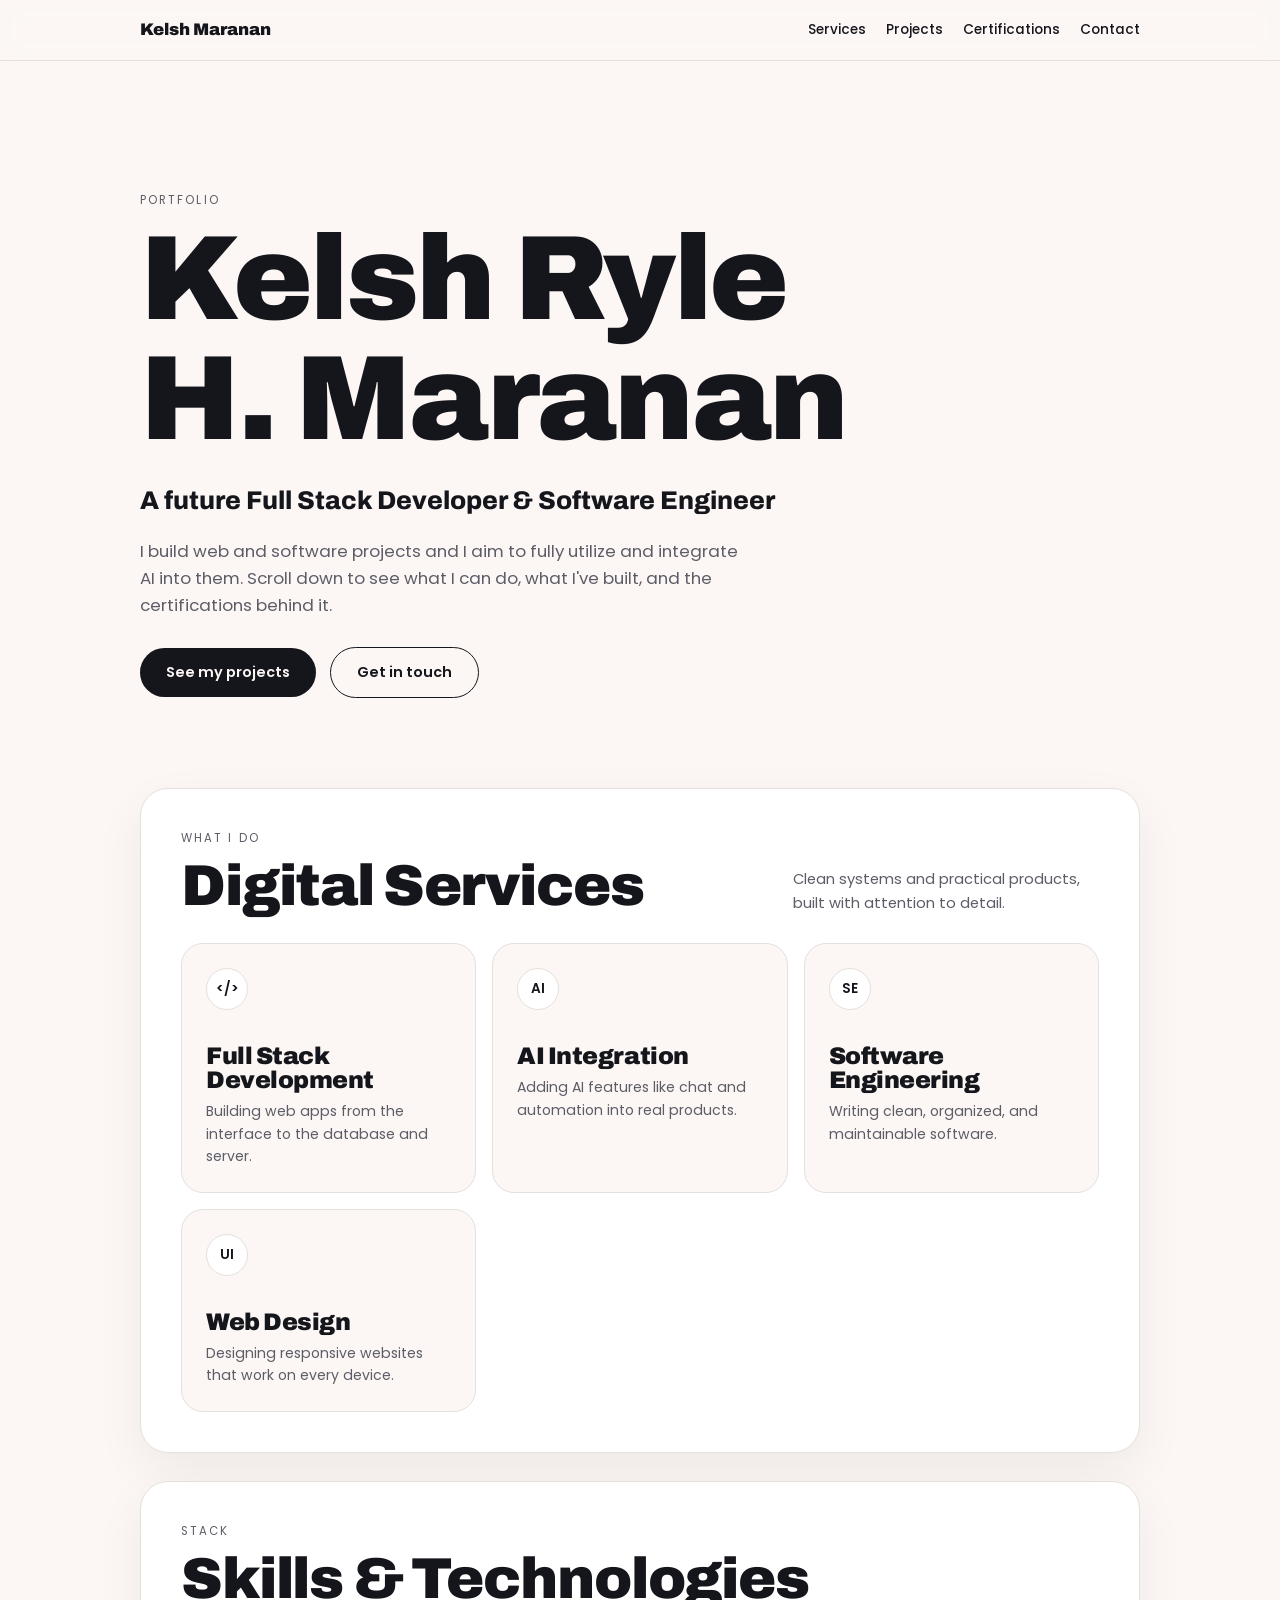
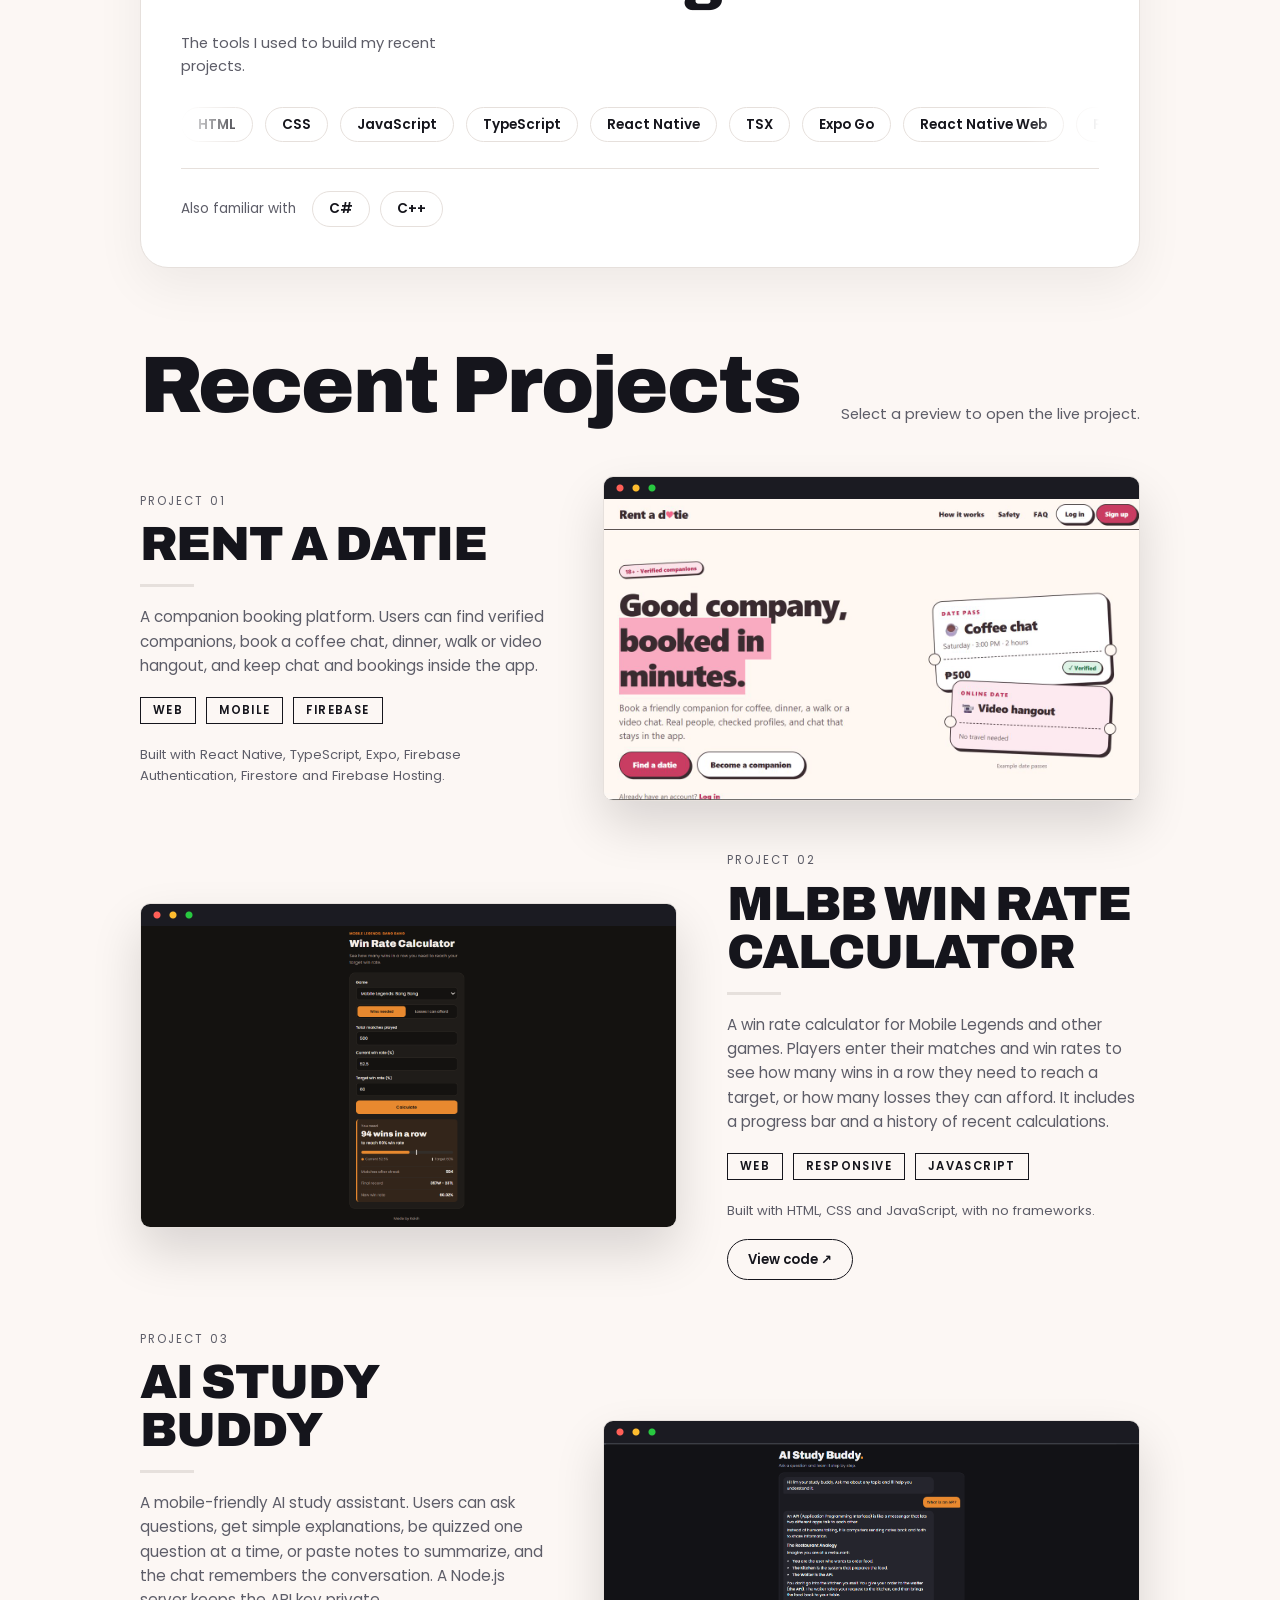
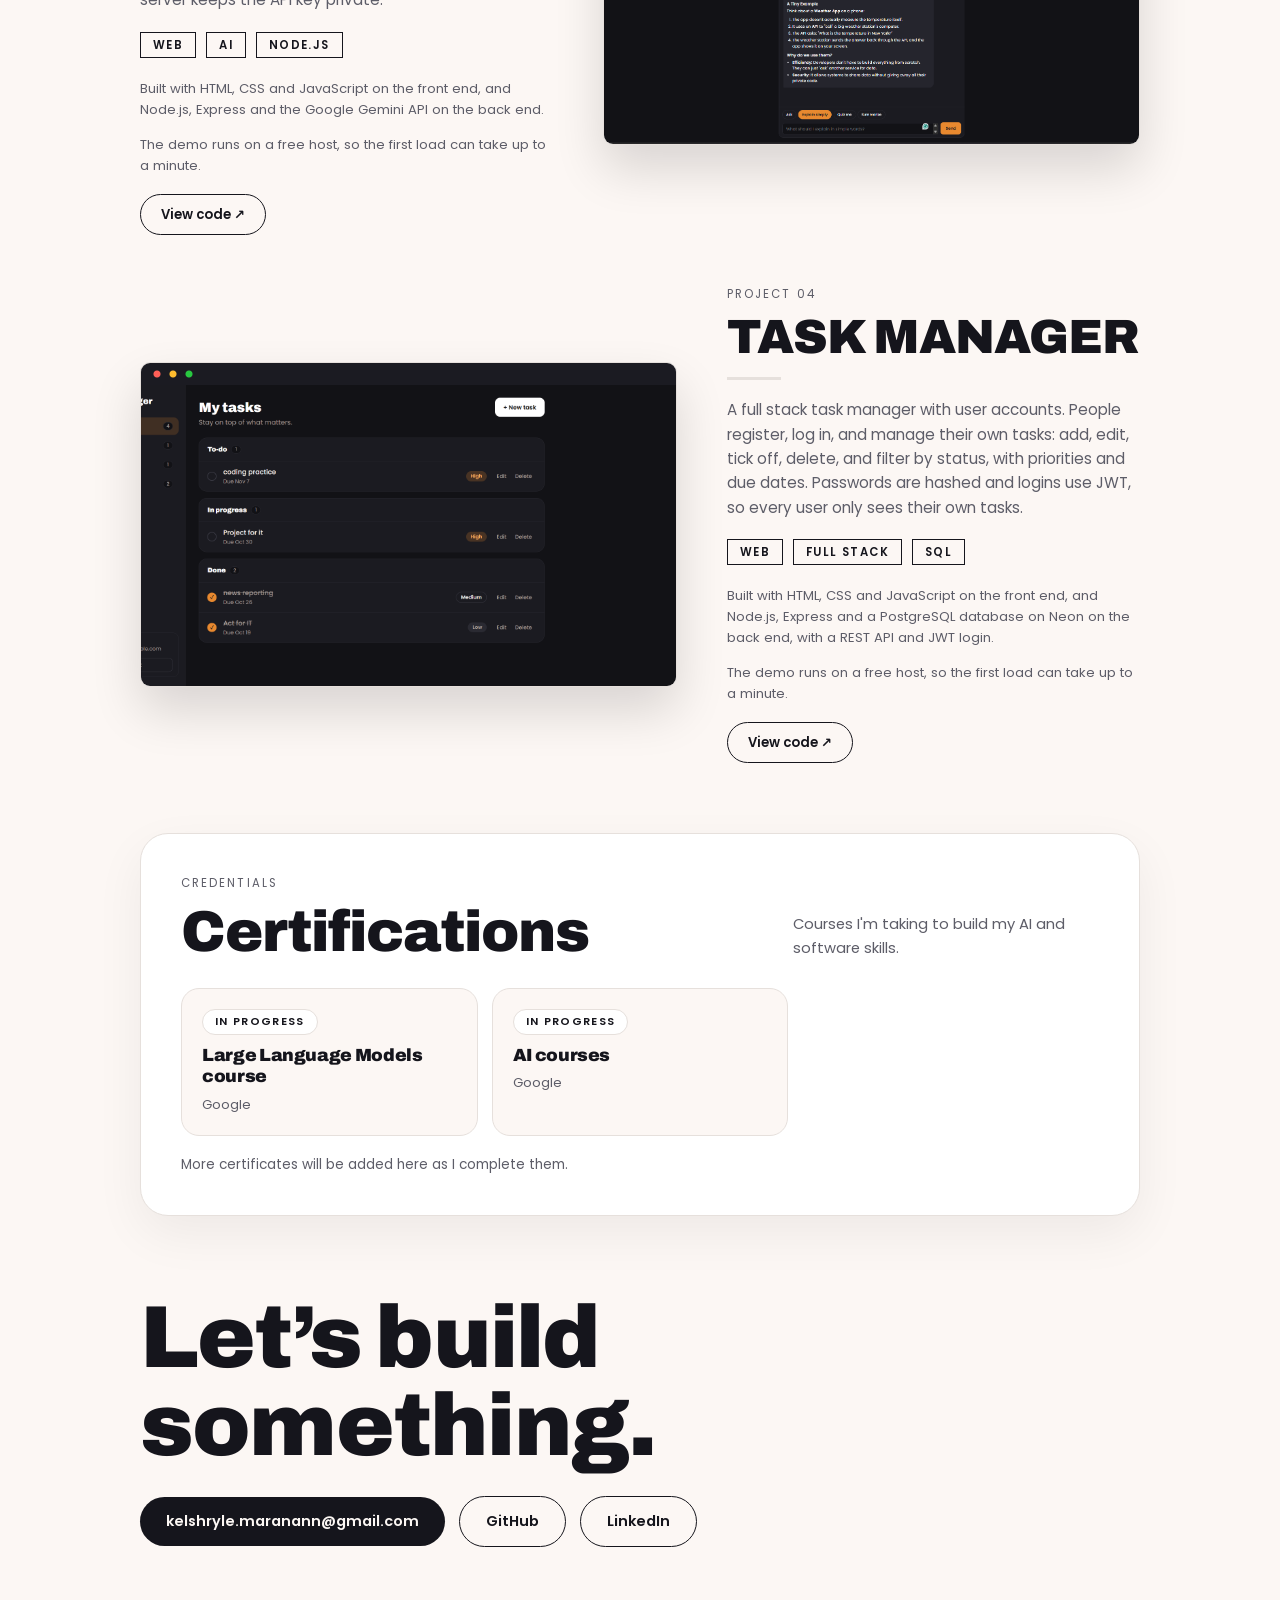
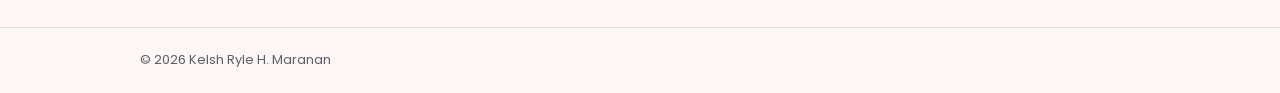
<file: index.html>
<!DOCTYPE html>
<html lang="en">
<head>
  <meta charset="utf-8">
  <meta name="viewport" content="width=device-width, initial-scale=1">
  <title>Kelsh Ryle H. Maranan – Kelsh’s Portfolio</title>
  <meta name="description" content="Kelsh Ryle H. Maranan is an aspiring full stack developer and software engineer who builds web projects and integrates AI. Browse services, projects, skills and certifications.">
  <meta property="og:title" content="Kelsh Ryle H. Maranan – Portfolio">
  <meta property="og:description" content="Aspiring full stack developer and software engineer integrating AI. Services, projects, skills and certifications.">
  <meta property="og:type" content="website">

  <script type="application/ld+json">
  {
    "@context": "https://schema.org",
    "@type": "Person",
    "name": "Kelsh Ryle H. Maranan",
    "alternateName": "Kelsh Maranan",
    "jobTitle": "I aim to be a Full Stack Developer and Software Engineer",
    "url": "https://kelshrylemaranan.github.io/",
    "email": "kelshryle.maranann@gmail.com",
    "sameAs": [
      "https://github.com/KelshRyleMaranan",
      "https://www.linkedin.com/in/maranan-kelsh-ryle-815673447/"
    ]
  }
  </script>

  <link rel="preconnect" href="https://fonts.googleapis.com">
  <link rel="preconnect" href="https://fonts.gstatic.com" crossorigin>
  <link href="https://fonts.googleapis.com/css2?family=Archivo:wght@500;800;900&family=Poppins:wght@400;500;600&display=swap" rel="stylesheet">
  <link rel="stylesheet" href="style.css">
</head>
<body>

<nav>
  <div class="wrap">
    <b>Kelsh Maranan</b>
    <ul>
      <li><a href="#services">Services</a></li>
      <li><a href="#projects">Projects</a></li>
      <li><a href="#certs">Certifications</a></li>
      <li><a href="#contact">Contact</a></li>
    </ul>
  </div>
</nav>

<main class="wrap">

  <header class="hero">
    <p class="label">Portfolio</p>
    <h1>Kelsh Ryle H. Maranan</h1>
    <p class="role">A future Full Stack Developer &amp; Software Engineer</p>
    <p class="lead">I build web and software projects and I aim to fully utilize and integrate AI into them. Scroll down to see what I can do, what I've built, and the certifications behind it.</p>
    <a class="btn solid" href="#projects">See my projects</a>
    <a class="btn line" href="#contact">Get in touch</a>
  </header>

  <section class="panel" id="services">
    <p class="label">What I do</p>
    <div class="head-row">
      <h2>Digital Services</h2>
      <p>Clean systems and practical products, built with attention to detail.</p>
    </div>
    <div class="grid2">
      <article class="svc">
        <div class="ic" aria-hidden="true">&lt;/&gt;</div>
        <h3>Full Stack Development</h3>
        <p>Building web apps from the interface to the database and server.</p>
      </article>
      <article class="svc">
        <div class="ic" aria-hidden="true">AI</div>
        <h3>AI Integration</h3>
        <p>Adding AI features like chat and automation into real products.</p>
      </article>
      <article class="svc">
        <div class="ic" aria-hidden="true">SE</div>
        <h3>Software Engineering</h3>
        <p>Writing clean, organized, and maintainable software.</p>
      </article>
      <article class="svc">
        <div class="ic" aria-hidden="true">UI</div>
        <h3>Web Design</h3>
        <p>Designing responsive websites that work on every device.</p>
      </article>
    </div>
  </section>

  <section class="panel" id="skills">
    <p class="label">Stack</p>
    <div class="head-row">
      <h2>Skills &amp; Technologies</h2>
      <p>The tools I used to build my recent projects.</p>
    </div>
    <div class="marquee">
      <div class="track" id="track">
        <span class="pill">HTML</span>
        <span class="pill">CSS</span>
        <span class="pill">JavaScript</span>
        <span class="pill">TypeScript</span>
        <span class="pill">React Native</span>
        <span class="pill">TSX</span>
        <span class="pill">Expo Go</span>
        <span class="pill">React Native Web</span>
        <span class="pill">Firebase Authentication</span>
        <span class="pill">Firestore</span>
        <span class="pill">Firebase Hosting</span>
        <span class="pill">Node.js</span>
        <span class="pill">Express</span>
        <span class="pill">Gemini API</span>
        <span class="pill">SQL</span>
        <span class="pill">PostgreSQL</span>
        <span class="pill">REST API</span>
        <span class="pill">JWT Authentication</span>
      </div>
    </div>
    <div class="familiar">
      <span class="lbl">Also familiar with</span>
      <span class="pill">C#</span>
      <span class="pill">C++</span>
    </div>
  </section>

  <section class="projects" id="projects">
    <div class="head-row">
      <h2>Recent Projects</h2>
      <p>Select a preview to open the live project.</p>
    </div>

    <!-- PROJECT 1 -->
    <article class="proj">
      <a class="shot" href="https://rent-a-datie.web.app/" target="_blank" rel="noopener" aria-label="Open Rent a Datie">
        <img src="images/rent-a-datie.jpg" alt="Rent a Datie landing page" loading="lazy">
        <span class="visit">Visit site ↗</span>
      </a>
      <div>
        <p class="label">Project 01</p>
        <h3>Rent a Datie</h3>
        <div class="bar"></div>
        <p class="desc">A companion booking platform. Users can find verified companions, book a coffee chat, dinner, walk or video hangout, and keep chat and bookings inside the app.</p>
        <div>
          <span class="tag">Web</span>
          <span class="tag">Mobile</span>
          <span class="tag">Firebase</span>
        </div>
        <p class="built">Built with React Native, TypeScript, Expo, Firebase Authentication, Firestore and Firebase Hosting.</p>
      </div>
    </article>

    <!-- PROJECT 2 -->
    <article class="proj">
      <a class="shot" href="https://kelshrylemaranan.github.io/mlbb-winrate-calculator/" target="_blank" rel="noopener" aria-label="Open MLBB Win Rate Calculator">
        <img src="images/mlbb-winrate-calculator.png" alt="MLBB Win Rate Calculator showing wins needed with a progress bar" loading="lazy">
        <span class="visit">Visit site ↗</span>
      </a>
      <div>
        <p class="label">Project 02</p>
        <h3>MLBB Win Rate Calculator</h3>
        <div class="bar"></div>
        <p class="desc">A win rate calculator for Mobile Legends and other games. Players enter their matches and win rates to see how many wins in a row they need to reach a target, or how many losses they can afford. It includes a progress bar and a history of recent calculations.</p>
        <div>
          <span class="tag">Web</span>
          <span class="tag">Responsive</span>
          <span class="tag">JavaScript</span>
        </div>
        <p class="built">Built with HTML, CSS and JavaScript, with no frameworks.</p>
        <div class="links">
          <a class="btn line" href="https://github.com/KelshRyleMaranan/mlbb-winrate-calculator" target="_blank" rel="noopener">View code ↗</a>
        </div>
      </div>
    </article>

    <!-- PROJECT 3 -->
    <article class="proj">
      <a class="shot" href="https://ai-study-buddy-50f4.onrender.com/" target="_blank" rel="noopener" aria-label="Open AI Study Buddy">
        <img src="images/ai-study-buddy.png" alt="AI Study Buddy chat page showing a formatted answer and study mode buttons" loading="lazy">
        <span class="visit">Visit site ↗</span>
      </a>
      <div>
        <p class="label">Project 03</p>
        <h3>AI Study Buddy</h3>
        <div class="bar"></div>
        <p class="desc">A mobile-friendly AI study assistant. Users can ask questions, get simple explanations, be quizzed one question at a time, or paste notes to summarize, and the chat remembers the conversation. A Node.js server keeps the API key private.</p>
        <div>
          <span class="tag">Web</span>
          <span class="tag">AI</span>
          <span class="tag">Node.js</span>
        </div>
        <p class="built">Built with HTML, CSS and JavaScript on the front end, and Node.js, Express and the Google Gemini API on the back end.</p>
        <p class="built">The demo runs on a free host, so the first load can take up to a minute.</p>
        <div class="links">
          <a class="btn line" href="https://github.com/KelshRyleMaranan/ai-study-buddy" target="_blank" rel="noopener">View code ↗</a>
        </div>
      </div>
    </article>

    <!-- PROJECT 4 -->
    <article class="proj">
      <a class="shot" href="https://fullstack-task-manager-v5bk.onrender.com/" target="_blank" rel="noopener" aria-label="Open Task Manager">
        <img src="images/task-manager.png" alt="Task Manager app showing tasks grouped by status with priority labels" loading="lazy">
        <span class="visit">Visit site ↗</span>
      </a>
      <div>
        <p class="label">Project 04</p>
        <h3>Task Manager</h3>
        <div class="bar"></div>
        <p class="desc">A full stack task manager with user accounts. People register, log in, and manage their own tasks: add, edit, tick off, delete, and filter by status, with priorities and due dates. Passwords are hashed and logins use JWT, so every user only sees their own tasks.</p>
        <div>
          <span class="tag">Web</span>
          <span class="tag">Full Stack</span>
          <span class="tag">SQL</span>
        </div>
        <p class="built">Built with HTML, CSS and JavaScript on the front end, and Node.js, Express and a PostgreSQL database on Neon on the back end, with a REST API and JWT login.</p>
        <p class="built">The demo runs on a free host, so the first load can take up to a minute.</p>
        <div class="links">
          <a class="btn line" href="https://github.com/KelshRyleMaranan/fullstack-task-manager" target="_blank" rel="noopener">View code ↗</a>
        </div>
      </div>
    </article>

  </section>

  <section class="panel" id="certs">
    <p class="label">Credentials</p>
    <div class="head-row">
      <h2>Certifications</h2>
      <p>Courses I'm taking to build my AI and software skills.</p>
    </div>

    <div class="cards">
      <!-- CERT: in progress -->
      <div class="cert">
        <span class="status">In progress</span>
        <h3>Large Language Models course</h3>
        <small>Google</small>
      </div>

      <div class="cert">
        <span class="status">In progress</span>
        <h3>AI courses</h3>
        <small>Google</small>
      </div>

      
    </div>
    <p class="note">More certificates will be added here as I complete them.</p>
  </section>

  <section class="contact" id="contact">
    <h2>Let’s build something.</h2>
    <a class="btn solid" href="mailto:kelshryle.maranann@gmail.com">kelshryle.maranann@gmail.com</a>
    <a class="btn line" href="https://github.com/KelshRyleMaranan" target="_blank" rel="noopener">GitHub</a>
    <a class="btn line" href="https://www.linkedin.com/in/maranan-kelsh-ryle-815673447/" target="_blank" rel="noopener">LinkedIn</a>
  </section>

</main>

<footer>
  <div class="wrap">© <span id="yr"></span> Kelsh Ryle H. Maranan</div>
</footer>

<script src="script.js"></script>
</body>
</html>
</file>
<file: style.css>
:root{
  --bg:#fcf7f4; --card:#fff; --ink:#15151c; --mute:#5d5d68; --line:#e6e0dc; --accent:#e8892f;
  --head:'Archivo','Arial Black',Impact,sans-serif;
  --body:'Poppins',system-ui,sans-serif;
}
@media (prefers-color-scheme:dark){
  :root{--bg:#121216;--card:#1b1b21;--ink:#f4f1ee;--mute:#a4a4af;--line:#2e2e36}
}
*{box-sizing:border-box;margin:0}
html{scroll-behavior:smooth}
body{background:var(--bg);color:var(--ink);font-family:var(--body);line-height:1.6;-webkit-font-smoothing:antialiased}
a{color:inherit;text-decoration:none}
:focus-visible{outline:3px solid var(--accent);outline-offset:3px}
.wrap{max-width:1040px;margin:0 auto;padding:0 20px}
h1,h2,h3{font-family:var(--head);font-weight:900;line-height:1;letter-spacing:-.02em}
.label{font-size:.72rem;letter-spacing:.18em;text-transform:uppercase;color:var(--mute);margin-bottom:10px}

/* navigation */
nav{position:sticky;top:0;z-index:5;background:color-mix(in srgb,var(--bg) 88%,transparent);backdrop-filter:blur(10px);border-bottom:1px solid var(--line)}
nav .wrap{display:flex;justify-content:space-between;align-items:center;height:60px}
nav b{font-family:var(--head);font-weight:900;font-size:1.05rem}
nav ul{display:flex;gap:20px;list-style:none;padding:0;font-size:.85rem;font-weight:500}
nav ul a:hover{color:var(--accent)}
@media(max-width:620px){nav ul li:nth-child(n+4){display:none}nav ul{gap:14px}}

/* hero */
.hero{padding:clamp(60px,12vw,130px) 0 80px}
.hero h1{font-size:clamp(3rem,11vw,7.5rem);max-width:10ch}
.hero .role{font-family:var(--head);font-weight:800;font-size:clamp(1.1rem,3vw,1.6rem);margin-top:22px}
.hero p.lead{max-width:56ch;margin:16px 0 28px;color:var(--mute);font-size:1.05rem}
.btn{display:inline-block;padding:13px 26px;border-radius:999px;font-weight:600;font-size:.9rem;margin:0 10px 10px 0;transition:transform .2s}
.btn:hover{transform:translateY(-2px)}
.btn.solid{background:var(--ink);color:var(--bg)}
.btn.line{border:1.5px solid var(--ink)}

/* panels and section headings */
.panel{background:var(--card);border:1px solid var(--line);border-radius:28px;padding:clamp(22px,4vw,40px);box-shadow:0 18px 50px rgba(0,0,0,.06);margin-bottom:28px}
.head-row{display:flex;justify-content:space-between;align-items:end;gap:24px;flex-wrap:wrap;margin-bottom:28px}
.head-row h2{font-size:clamp(2.2rem,6vw,3.6rem)}
.head-row p{max-width:34ch;color:var(--mute);font-size:.92rem}

/* services */
.grid2{display:grid;grid-template-columns:repeat(auto-fit,minmax(260px,1fr));gap:16px}
.svc{border:1px solid var(--line);border-radius:22px;padding:24px;background:var(--bg)}
.svc .ic{width:42px;height:42px;border:1px solid var(--line);background:var(--card);border-radius:50%;display:grid;place-items:center;margin-bottom:34px;font-size:.85rem;font-weight:600}
.svc h3{font-size:1.5rem;margin-bottom:8px}
.svc p{font-size:.88rem;color:var(--mute)}

/* skills */
.pill{display:inline-block;border:1px solid var(--line);background:var(--card);border-radius:999px;padding:6px 16px;font-weight:600;font-size:.85rem;white-space:nowrap}
.marquee{overflow:hidden;mask-image:linear-gradient(90deg,transparent,#000 8%,#000 92%,transparent);-webkit-mask-image:linear-gradient(90deg,transparent,#000 8%,#000 92%,transparent)}
.track{display:flex;gap:12px;width:max-content;animation:slide 35s linear infinite}
.marquee:hover .track{animation-play-state:paused}
@keyframes slide{to{transform:translateX(-50%)}}
.familiar{display:flex;flex-wrap:wrap;align-items:center;gap:10px;margin-top:26px;padding-top:22px;border-top:1px solid var(--line)}
.familiar span.lbl{font-size:.85rem;color:var(--mute);margin-right:6px}
@media(prefers-reduced-motion:reduce){
  .track{animation:none;flex-wrap:wrap;width:auto}
  .track [aria-hidden="true"]{display:none}
  html{scroll-behavior:auto}
}

/* projects */
.projects{padding:50px 0 20px}
.projects .head-row h2{font-size:clamp(2.6rem,8vw,5rem)}
.proj{display:grid;grid-template-columns:1.3fr 1fr;gap:clamp(20px,4vw,50px);align-items:center;margin:50px 0}
.proj:nth-child(even){grid-template-columns:1fr 1.3fr}
.proj:nth-child(even) .shot{order:2}
@media(max-width:760px){
  .proj,.proj:nth-child(even){grid-template-columns:1fr}
  .proj:nth-child(even) .shot{order:0}
}
.shot{display:block;position:relative;border:1px solid var(--line);border-radius:10px;overflow:hidden;background:var(--card);box-shadow:0 24px 50px rgba(0,0,0,.14);transition:transform .25s}
.shot:hover{transform:translateY(-4px)}
.shot::before{content:"";display:block;height:22px;background:#1b1b22;background-image:radial-gradient(circle,#ff5f57 3px,transparent 4px),radial-gradient(circle,#febc2e 3px,transparent 4px),radial-gradient(circle,#28c840 3px,transparent 4px);background-size:16px 22px;background-position:8px 0,24px 0,40px 0;background-repeat:no-repeat}
.shot img{display:block;width:100%;aspect-ratio:16/9;object-fit:cover}
.shot .visit{position:absolute;right:12px;bottom:12px;background:var(--ink);color:var(--bg);font-size:.75rem;font-weight:600;padding:6px 14px;border-radius:999px;opacity:0;transition:opacity .2s}
.shot:hover .visit,.shot:focus-visible .visit{opacity:1}
@media(hover:none){.shot .visit{opacity:1}}
.proj h3{font-size:clamp(2rem,5vw,3rem);text-transform:uppercase;margin:6px 0 16px}
.proj .bar{width:54px;height:3px;background:var(--line);margin-bottom:18px}
.proj p.desc{color:var(--mute);margin-bottom:18px;font-size:.95rem}
.tag{display:inline-block;border:1px solid var(--ink);padding:3px 12px;font-size:.72rem;letter-spacing:.12em;font-weight:600;text-transform:uppercase;margin:0 6px 6px 0}
.built{margin-top:14px;font-size:.82rem;color:var(--mute)}
.links{margin-top:18px}
.links .btn{padding:9px 20px;font-size:.82rem;margin-bottom:0}

/* certifications */
.cards{display:grid;grid-template-columns:repeat(auto-fill,minmax(250px,1fr));gap:14px}
.cert{background:var(--bg);border:1px solid var(--line);border-radius:18px;padding:20px;display:flex;flex-direction:column;gap:6px}
.cert h3{font-size:1.1rem;line-height:1.2;margin-top:4px}
.cert small{color:var(--mute);font-size:.82rem}
.status{align-self:flex-start;font-size:.7rem;letter-spacing:.12em;font-weight:600;text-transform:uppercase;border:1px solid var(--line);background:var(--card);border-radius:999px;padding:3px 12px}
.status.done{background:var(--ink);color:var(--bg);border-color:var(--ink)}
a.cert{transition:transform .2s}
a.cert:hover{transform:translateY(-3px)}
.cert .go{margin-top:auto;padding-top:14px;font-size:.72rem;letter-spacing:.14em;font-weight:600;text-transform:uppercase}
.note{margin-top:18px;font-size:.85rem;color:var(--mute)}

/* contact and footer */
.contact{padding:50px 0 70px}
.contact h2{font-size:clamp(2.4rem,8vw,5.5rem);margin-bottom:26px;max-width:14ch}
footer{border-top:1px solid var(--line);padding:22px 0;font-size:.8rem;color:var(--mute)}
</file>
